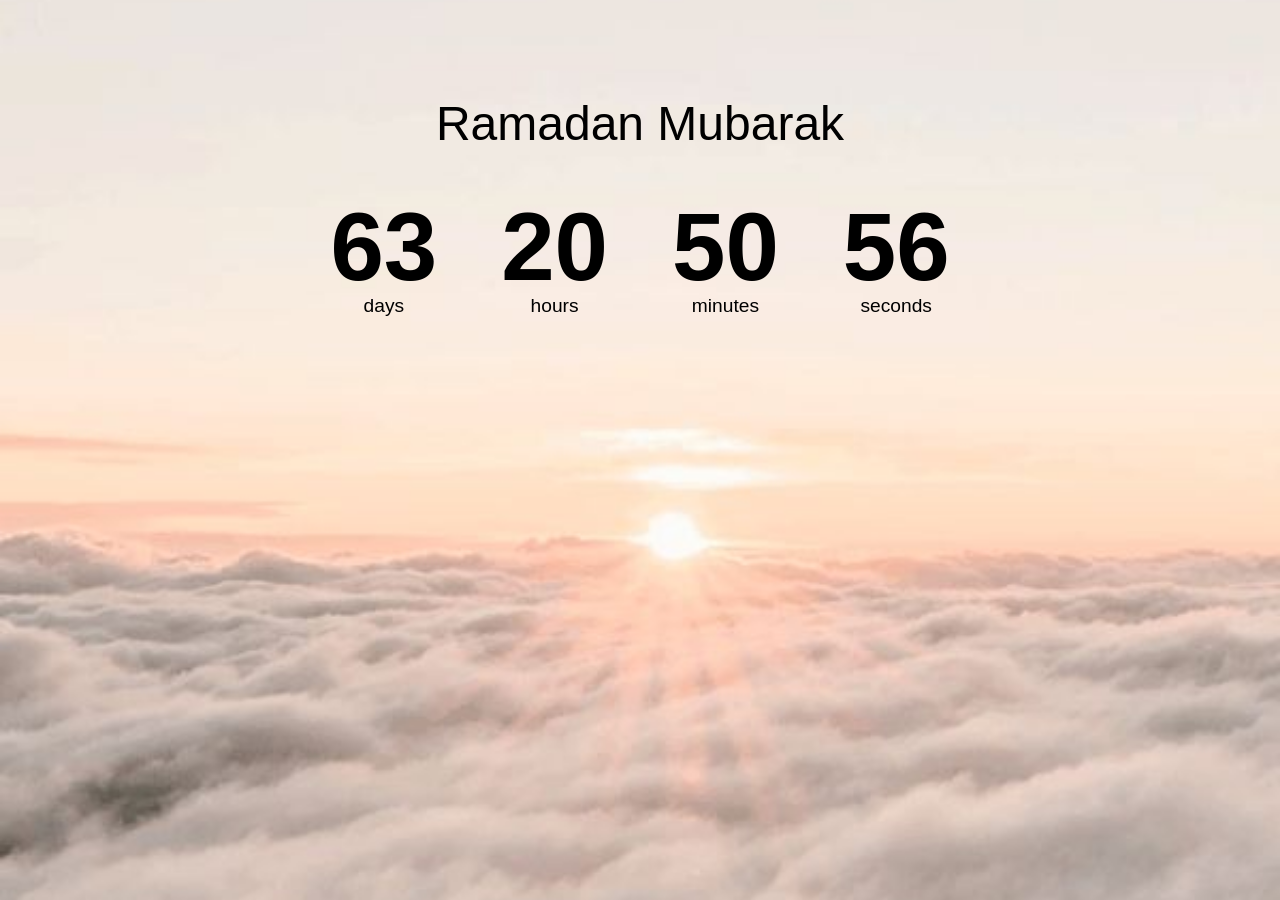
<file: Ramadan timer/index.html>
<!DOCTYPE html>
<html lang="en">
<head>
    <meta charset="UTF-8">
    <meta name="viewport" content="width=device-width, initial-scale=1.0">
    <title>Document</title>
    <link rel="stylesheet" href="style.css">
</head>
<body>
    <h1>Ramadan Mubarak</h1>
    <div class="Countdown-container">
        <div class="countdown-el days-c">
            <p class="big-text" id="days">0</p>
            <span>days</span>
        </div>
        <div class="countdown-el hours-c">
            <p class="big-text" id="hours">0</p>
            <span>hours</span>
        </div>
        <div class="countdown-el minutes-c">
            <p class="big-text" id="minutes">0</p>
            <span>minutes</span>
        </div>
        <div class="countdown-el seconds-c">
            <p class="big-text" id="seconds">0</p>
            <span>seconds</span>
        </div>
    </div>
    <script src="index.js"></script>
</body>
</html>
</file>
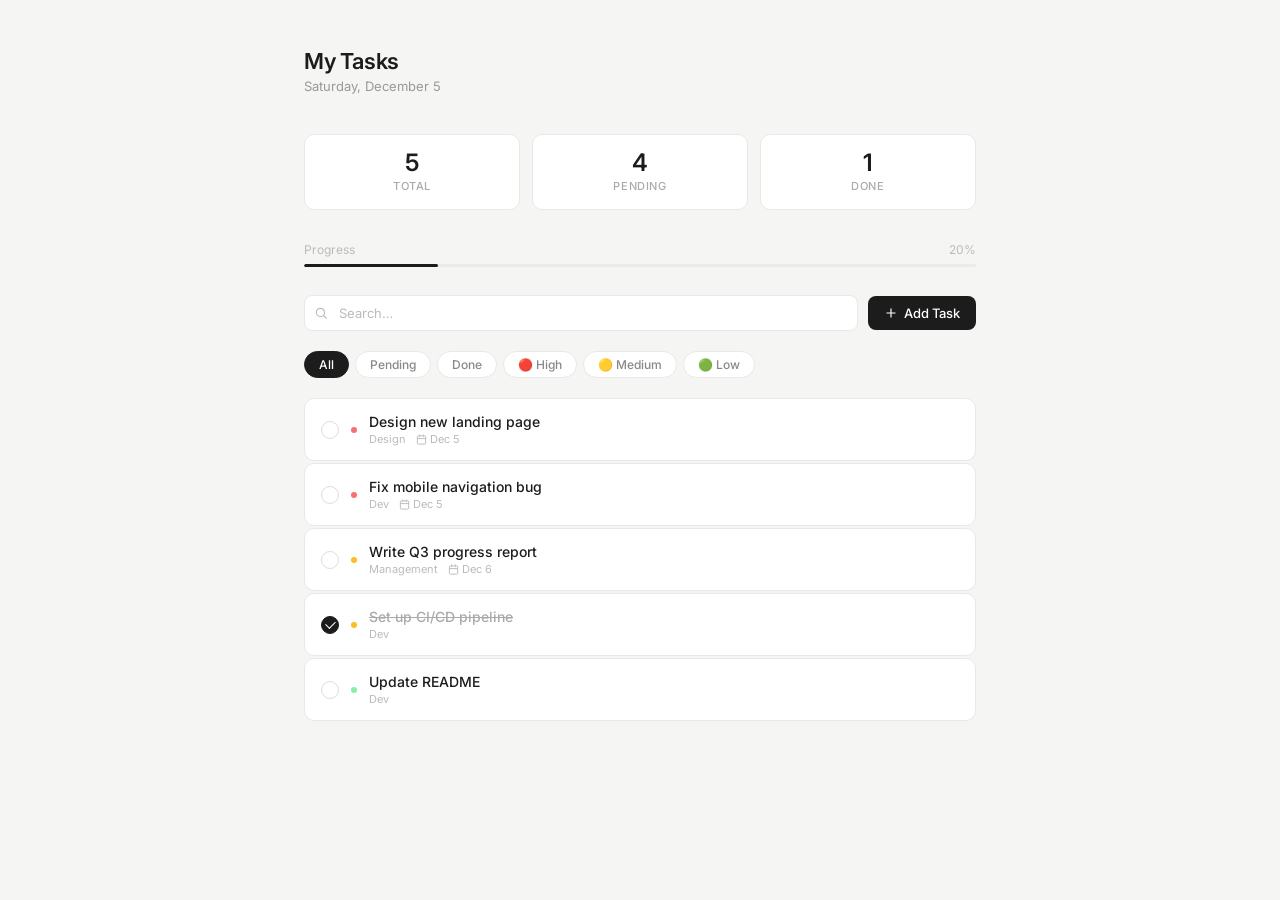
<file: TaskFlow/taskflow.html>
<!DOCTYPE html>
<html lang="en">
<head>
<meta charset="UTF-8"/>
<meta name="viewport" content="width=device-width, initial-scale=1.0"/>
<title>TaskFlow</title>
<link href="https://fonts.googleapis.com/css2?family=Inter:wght@300;400;500;600&display=swap" rel="stylesheet"/>
<style>
* { box-sizing: border-box; margin: 0; padding: 0; }

body {
  font-family: 'Inter', sans-serif;
  background: #f5f5f4;
  color: #1c1c1c;
  min-height: 100vh;
}

/* ── LAYOUT ── */
.app {
  max-width: 720px;
  margin: 0 auto;
  padding: 48px 24px 80px;
}

/* ── HEADER ── */
.header {
  margin-bottom: 40px;
}
.header h1 {
  font-size: 22px;
  font-weight: 600;
  letter-spacing: -0.01em;
  color: #1c1c1c;
  margin-bottom: 4px;
}
.header p {
  font-size: 13px;
  color: #999;
  font-weight: 400;
}

/* ── STATS ── */
.stats {
  display: flex;
  gap: 12px;
  margin-bottom: 32px;
}
.stat {
  flex: 1;
  background: #fff;
  border: 1px solid #e8e8e8;
  border-radius: 10px;
  padding: 16px;
  text-align: center;
}
.stat-num {
  font-size: 24px;
  font-weight: 600;
  color: #1c1c1c;
  line-height: 1;
  margin-bottom: 4px;
}
.stat-lbl {
  font-size: 11px;
  color: #aaa;
  text-transform: uppercase;
  letter-spacing: 0.06em;
  font-weight: 500;
}

/* ── TOOLBAR ── */
.toolbar {
  display: flex;
  gap: 10px;
  margin-bottom: 20px;
  align-items: center;
}
.search {
  flex: 1;
  position: relative;
}
.search input {
  width: 100%;
  background: #fff;
  border: 1px solid #e8e8e8;
  border-radius: 8px;
  padding: 9px 12px 9px 34px;
  font-family: inherit;
  font-size: 13px;
  color: #1c1c1c;
  outline: none;
  transition: border-color 0.15s;
}
.search input::placeholder { color: #bbb; }
.search input:focus { border-color: #c0c0c0; }
.search svg {
  position: absolute;
  left: 10px; top: 50%;
  transform: translateY(-50%);
  width: 14px; height: 14px;
  color: #bbb; pointer-events: none;
}
.btn-new {
  background: #1c1c1c;
  color: #fff;
  border: none;
  border-radius: 8px;
  padding: 9px 16px;
  font-family: inherit;
  font-size: 13px;
  font-weight: 500;
  cursor: pointer;
  display: flex;
  align-items: center;
  gap: 6px;
  transition: background 0.15s;
  white-space: nowrap;
}
.btn-new svg { width: 14px; height: 14px; }
.btn-new:hover { background: #333; }

/* ── FILTERS ── */
.filters {
  display: flex;
  gap: 6px;
  margin-bottom: 20px;
  flex-wrap: wrap;
}
.filter-btn {
  background: #fff;
  border: 1px solid #e8e8e8;
  border-radius: 20px;
  padding: 5px 14px;
  font-family: inherit;
  font-size: 12px;
  font-weight: 500;
  color: #888;
  cursor: pointer;
  transition: all 0.15s;
}
.filter-btn:hover { border-color: #ccc; color: #555; }
.filter-btn.active {
  background: #1c1c1c;
  border-color: #1c1c1c;
  color: #fff;
}

/* ── PROGRESS ── */
.progress-wrap {
  margin-bottom: 28px;
}
.progress-info {
  display: flex;
  justify-content: space-between;
  font-size: 12px;
  color: #bbb;
  margin-bottom: 7px;
}
.progress-bar {
  height: 3px;
  background: #ebebeb;
  border-radius: 2px;
  overflow: hidden;
}
.progress-fill {
  height: 100%;
  background: #1c1c1c;
  border-radius: 2px;
  width: 0%;
  transition: width 0.4s ease;
}

/* ── TASK LIST ── */
.task-list { display: flex; flex-direction: column; gap: 2px; }

.task-card {
  background: #fff;
  border: 1px solid #e8e8e8;
  border-radius: 10px;
  padding: 14px 16px;
  display: flex;
  align-items: center;
  gap: 12px;
  transition: border-color 0.15s;
  animation: fadeIn 0.2s ease both;
  cursor: default;
}
.task-card:hover { border-color: #d5d5d5; }
.task-card.done { opacity: 0.45; }
.task-card.done .task-title { text-decoration: line-through; color: #aaa; }

@keyframes fadeIn {
  from { opacity: 0; transform: translateY(6px); }
  to   { opacity: 1; transform: translateY(0); }
}

/* Checkbox */
.check {
  width: 18px; height: 18px;
  border: 1.5px solid #ddd;
  border-radius: 50%;
  cursor: pointer;
  flex-shrink: 0;
  display: flex; align-items: center; justify-content: center;
  transition: all 0.15s;
}
.check:hover { border-color: #aaa; }
.check.checked {
  background: #1c1c1c;
  border-color: #1c1c1c;
}
.check.checked::after {
  content: '';
  width: 8px; height: 5px;
  border-left: 1.5px solid #fff;
  border-bottom: 1.5px solid #fff;
  transform: rotate(-45deg) translate(1px, -1px);
  display: block;
}

/* Priority dot */
.pdot {
  width: 6px; height: 6px;
  border-radius: 50%;
  flex-shrink: 0;
}
.pdot-high   { background: #f87171; }
.pdot-medium { background: #fbbf24; }
.pdot-low    { background: #86efac; }

/* Content */
.task-body { flex: 1; min-width: 0; }
.task-title {
  font-size: 14px;
  font-weight: 500;
  color: #1c1c1c;
  white-space: nowrap;
  overflow: hidden;
  text-overflow: ellipsis;
  margin-bottom: 2px;
}
.task-meta {
  display: flex;
  align-items: center;
  gap: 10px;
  flex-wrap: wrap;
}
.task-cat {
  font-size: 11px;
  color: #bbb;
  font-weight: 400;
}
.task-due {
  font-size: 11px;
  color: #bbb;
  display: flex; align-items: center; gap: 3px;
}
.task-due.overdue { color: #f87171; }
.task-due svg { width: 11px; height: 11px; }

/* Actions */
.task-actions {
  display: flex; gap: 4px;
  opacity: 0; transition: opacity 0.15s;
}
.task-card:hover .task-actions { opacity: 1; }
.act-btn {
  width: 28px; height: 28px;
  border: none; background: transparent;
  border-radius: 6px; cursor: pointer;
  display: flex; align-items: center; justify-content: center;
  color: #ccc; transition: all 0.15s;
}
.act-btn svg { width: 13px; height: 13px; }
.act-btn:hover { background: #f5f5f4; color: #888; }
.act-btn.del:hover { color: #f87171; }

/* ── EMPTY ── */
.empty {
  text-align: center;
  padding: 60px 20px;
  color: #ccc;
}
.empty p { font-size: 14px; margin-bottom: 4px; color: #bbb; }
.empty span { font-size: 12px; color: #ccc; }

/* ── MODAL ── */
.overlay {
  position: fixed; inset: 0;
  background: rgba(0,0,0,0.3);
  backdrop-filter: blur(4px);
  display: flex; align-items: center; justify-content: center;
  z-index: 100;
  opacity: 0; pointer-events: none;
  transition: opacity 0.2s;
  padding: 20px;
}
.overlay.open { opacity: 1; pointer-events: all; }

.modal {
  background: #fff;
  border-radius: 14px;
  width: 100%; max-width: 440px;
  box-shadow: 0 8px 40px rgba(0,0,0,0.12);
  transform: translateY(12px);
  transition: transform 0.2s ease;
  overflow: hidden;
}
.overlay.open .modal { transform: none; }

.modal-head {
  display: flex; align-items: center; justify-content: space-between;
  padding: 20px 22px 18px;
  border-bottom: 1px solid #f0f0f0;
}
.modal-head h2 {
  font-size: 16px; font-weight: 600; color: #1c1c1c;
}
.modal-x {
  width: 28px; height: 28px;
  background: #f5f5f4; border: none; border-radius: 6px;
  cursor: pointer; color: #aaa;
  display: flex; align-items: center; justify-content: center;
  transition: all 0.15s;
}
.modal-x:hover { background: #eee; color: #666; }
.modal-x svg { width: 14px; height: 14px; }

.modal-body { padding: 20px 22px; display: flex; flex-direction: column; gap: 16px; }

.field { display: flex; flex-direction: column; gap: 6px; }
.field-row { display: grid; grid-template-columns: 1fr 1fr; gap: 12px; }
.field label {
  font-size: 11px; font-weight: 600;
  text-transform: uppercase; letter-spacing: 0.06em;
  color: #bbb;
}
.field input,
.field textarea,
.field select {
  background: #fafafa;
  border: 1px solid #ebebeb;
  border-radius: 8px;
  padding: 9px 12px;
  font-family: inherit; font-size: 13px; color: #1c1c1c;
  outline: none; resize: none;
  transition: border-color 0.15s;
}
.field input::placeholder,
.field textarea::placeholder { color: #ccc; }
.field input:focus,
.field textarea:focus,
.field select:focus { border-color: #c0c0c0; background: #fff; }
.field input[type="date"] { color-scheme: light; }

.modal-foot {
  display: flex; justify-content: flex-end; gap: 8px;
  padding: 16px 22px 20px;
  border-top: 1px solid #f0f0f0;
}
.btn-cancel {
  padding: 9px 18px;
  background: #f5f5f4; border: none;
  border-radius: 8px; font-family: inherit;
  font-size: 13px; color: #888; cursor: pointer;
  transition: background 0.15s;
}
.btn-cancel:hover { background: #eee; }
.btn-save {
  padding: 9px 18px;
  background: #1c1c1c; border: none;
  border-radius: 8px; font-family: inherit;
  font-size: 13px; font-weight: 500;
  color: #fff; cursor: pointer;
  transition: background 0.15s;
}
.btn-save:hover { background: #333; }

/* ── TOAST ── */
.toast {
  position: fixed; bottom: 28px; left: 50%; transform: translateX(-50%) translateY(16px);
  background: #1c1c1c; color: #fff;
  font-size: 13px; padding: 10px 18px;
  border-radius: 20px;
  opacity: 0; pointer-events: none;
  transition: opacity 0.25s, transform 0.25s;
  z-index: 999; white-space: nowrap;
}
.toast.show { opacity: 1; transform: translateX(-50%) translateY(0); }

@media (max-width: 500px) {
  .stats { gap: 8px; }
  .stat { padding: 12px 8px; }
  .stat-num { font-size: 20px; }
  .field-row { grid-template-columns: 1fr; }
}
</style>
</head>
<body>

<div class="app">

  <div class="header">
    <h1>My Tasks</h1>
    <p id="date-str">Today</p>
  </div>

  <div class="stats">
    <div class="stat"><div class="stat-num" id="s-total">0</div><div class="stat-lbl">Total</div></div>
    <div class="stat"><div class="stat-num" id="s-pending">0</div><div class="stat-lbl">Pending</div></div>
    <div class="stat"><div class="stat-num" id="s-done">0</div><div class="stat-lbl">Done</div></div>
  </div>

  <div class="progress-wrap">
    <div class="progress-info">
      <span>Progress</span>
      <span id="pct-label">0%</span>
    </div>
    <div class="progress-bar"><div class="progress-fill" id="prog-fill"></div></div>
  </div>

  <div class="toolbar">
    <div class="search">
      <svg viewBox="0 0 24 24" fill="none"><circle cx="11" cy="11" r="7" stroke="currentColor" stroke-width="2"/><path d="M21 21l-4.35-4.35" stroke="currentColor" stroke-width="2" stroke-linecap="round"/></svg>
      <input type="text" id="search" placeholder="Search…"/>
    </div>
    <button class="btn-new" id="btn-new">
      <svg viewBox="0 0 24 24" fill="none"><path d="M12 5v14M5 12h14" stroke="currentColor" stroke-width="2" stroke-linecap="round"/></svg>
      Add Task
    </button>
  </div>

  <div class="filters">
    <button class="filter-btn active" data-f="all">All</button>
    <button class="filter-btn" data-f="pending">Pending</button>
    <button class="filter-btn" data-f="completed">Done</button>
    <button class="filter-btn" data-f="high">🔴 High</button>
    <button class="filter-btn" data-f="medium">🟡 Medium</button>
    <button class="filter-btn" data-f="low">🟢 Low</button>
  </div>

  <div class="task-list" id="task-list"></div>

  <div class="empty" id="empty" style="display:none">
    <p>No tasks found</p>
    <span>Add something to get started</span>
  </div>

</div>

<!-- MODAL -->
<div class="overlay" id="overlay">
  <div class="modal">
    <div class="modal-head">
      <h2 id="modal-ttl">New Task</h2>
      <button class="modal-x" id="modal-x"><svg viewBox="0 0 24 24" fill="none"><path d="M18 6L6 18M6 6l12 12" stroke="currentColor" stroke-width="2" stroke-linecap="round"/></svg></button>
    </div>
    <div class="modal-body">
      <div class="field"><label>Title *</label><input id="f-title" type="text" placeholder="What needs to be done?"/></div>
      <div class="field"><label>Description</label><textarea id="f-desc" rows="2" placeholder="Optional details…"></textarea></div>
      <div class="field-row">
        <div class="field"><label>Priority</label>
          <select id="f-priority">
            <option value="low">Low</option>
            <option value="medium" selected>Medium</option>
            <option value="high">High</option>
          </select>
        </div>
        <div class="field"><label>Due Date</label><input id="f-due" type="date"/></div>
      </div>
      <div class="field"><label>Category</label><input id="f-cat" type="text" placeholder="e.g. Work, Personal…"/></div>
    </div>
    <div class="modal-foot">
      <button class="btn-cancel" id="btn-cancel">Cancel</button>
      <button class="btn-save" id="btn-save">Save</button>
    </div>
  </div>
</div>

<div class="toast" id="toast"></div>

<script>
'use strict';
let tasks=[], editId=null, filter='all', search='';

// date header
const d=new Date();
document.getElementById('date-str').textContent=d.toLocaleDateString('en-US',{weekday:'long',month:'long',day:'numeric'});

function uid(){return Date.now().toString(36)+Math.random().toString(36).slice(2,6)}
function today(){return new Date().toISOString().split('T')[0]}
function fmt(d){if(!d)return'';const[,m,day]=d.split('-');return['Jan','Feb','Mar','Apr','May','Jun','Jul','Aug','Sep','Oct','Nov','Dec'][+m-1]+' '+(+day)}
function esc(s){return String(s).replace(/&/g,'&amp;').replace(/</g,'&lt;').replace(/>/g,'&gt;')}
function save(){localStorage.setItem('tf2_tasks',JSON.stringify(tasks))}
function load(){try{const s=localStorage.getItem('tf2_tasks');tasks=s?JSON.parse(s):[]}catch{tasks=[]}}

function toast(msg){
  const t=document.getElementById('toast');
  t.textContent=msg; t.classList.add('show');
  setTimeout(()=>t.classList.remove('show'),2200);
}

function render(){
  let list=[...tasks];
  if(filter==='pending')list=list.filter(t=>!t.done);
  else if(filter==='completed')list=list.filter(t=>t.done);
  else if(['high','medium','low'].includes(filter))list=list.filter(t=>t.priority===filter);
  if(search.trim()){const q=search.toLowerCase();list=list.filter(t=>t.title.toLowerCase().includes(q)||(t.desc||'').toLowerCase().includes(q)||(t.category||'').toLowerCase().includes(q))}

  const tl=document.getElementById('task-list'),em=document.getElementById('empty');
  tl.innerHTML='';
  em.style.display=list.length===0?'block':'none';

  list.forEach((t,i)=>{
    const c=document.createElement('div');
    c.className='task-card'+(t.done?' done':'');
    c.style.animationDelay=`${i*0.03}s`;
    const ov=t.due&&t.due<today()&&!t.done;
    c.innerHTML=`
      <div class="check ${t.done?'checked':''}" data-id="${t.id}"></div>
      <span class="pdot pdot-${t.priority}"></span>
      <div class="task-body">
        <div class="task-title">${esc(t.title)}</div>
        <div class="task-meta">
          ${t.category?`<span class="task-cat">${esc(t.category)}</span>`:''}
          ${t.due?`<span class="task-due ${ov?'overdue':''}"><svg viewBox="0 0 24 24" fill="none"><rect x="3" y="4" width="18" height="18" rx="2" stroke="currentColor" stroke-width="2"/><path d="M16 2v4M8 2v4M3 10h18" stroke="currentColor" stroke-width="2" stroke-linecap="round"/></svg>${ov?'Overdue · ':''}${fmt(t.due)}</span>`:''}
        </div>
      </div>
      <div class="task-actions">
        <button class="act-btn edit-btn" data-id="${t.id}"><svg viewBox="0 0 24 24" fill="none"><path d="M11 4H4a2 2 0 00-2 2v14a2 2 0 002 2h14a2 2 0 002-2v-7" stroke="currentColor" stroke-width="2" stroke-linecap="round"/><path d="M18.5 2.5a2.121 2.121 0 013 3L12 15l-4 1 1-4 9.5-9.5z" stroke="currentColor" stroke-width="2" stroke-linecap="round"/></svg></button>
        <button class="act-btn del del-btn" data-id="${t.id}"><svg viewBox="0 0 24 24" fill="none"><path d="M3 6h18M8 6V4h8v2M19 6l-1 14a2 2 0 01-2 2H8a2 2 0 01-2-2L5 6" stroke="currentColor" stroke-width="2" stroke-linecap="round"/></svg></button>
      </div>`;
    tl.appendChild(c);
  });

  document.getElementById('s-total').textContent=tasks.length;
  document.getElementById('s-pending').textContent=tasks.filter(t=>!t.done).length;
  document.getElementById('s-done').textContent=tasks.filter(t=>t.done).length;
  const pct=tasks.length?Math.round(tasks.filter(t=>t.done).length/tasks.length*100):0;
  document.getElementById('prog-fill').style.width=pct+'%';
  document.getElementById('pct-label').textContent=pct+'%';
}

// events
document.getElementById('task-list').addEventListener('click',e=>{
  const ch=e.target.closest('.check'),ed=e.target.closest('.edit-btn'),dl=e.target.closest('.del-btn');
  if(ch){const t=tasks.find(t=>t.id===ch.dataset.id);if(t){t.done=!t.done;save();render();toast(t.done?'Marked complete ✓':'Marked incomplete')}}
  if(ed)openModal(tasks.find(t=>t.id===ed.dataset.id));
  if(dl){tasks=tasks.filter(t=>t.id!==dl.dataset.id);save();render();toast('Task deleted')}
});

document.querySelectorAll('.filter-btn').forEach(b=>{
  b.addEventListener('click',()=>{
    document.querySelectorAll('.filter-btn').forEach(x=>x.classList.remove('active'));
    b.classList.add('active'); filter=b.dataset.f; render();
  });
});

document.getElementById('search').addEventListener('input',e=>{search=e.target.value;render()});

function openModal(task=null){
  editId=task?task.id:null;
  document.getElementById('modal-ttl').textContent=task?'Edit Task':'New Task';
  document.getElementById('btn-save').textContent=task?'Update':'Save';
  document.getElementById('f-title').value=task?task.title:'';
  document.getElementById('f-desc').value=task?task.desc:'';
  document.getElementById('f-priority').value=task?task.priority:'medium';
  document.getElementById('f-due').value=task?task.due:'';
  document.getElementById('f-cat').value=task?task.category:'';
  document.getElementById('overlay').classList.add('open');
  setTimeout(()=>document.getElementById('f-title').focus(),80);
}
function closeModal(){document.getElementById('overlay').classList.remove('open');editId=null}

function saveTask(){
  const title=document.getElementById('f-title').value.trim();
  if(!title){document.getElementById('f-title').style.borderColor='#f87171';document.getElementById('f-title').focus();return}
  document.getElementById('f-title').style.borderColor='';
  const data={title,desc:document.getElementById('f-desc').value.trim(),priority:document.getElementById('f-priority').value,due:document.getElementById('f-due').value,category:document.getElementById('f-cat').value.trim()};
  if(editId){const i=tasks.findIndex(t=>t.id===editId);if(i>-1){tasks[i]={...tasks[i],...data};toast('Task updated ✓')}}
  else{tasks.unshift({id:uid(),...data,done:false,created:Date.now()});toast('Task added ✓')}
  save();render();closeModal();
}

document.getElementById('btn-new').addEventListener('click',()=>openModal());
document.getElementById('btn-cancel').addEventListener('click',closeModal);
document.getElementById('modal-x').addEventListener('click',closeModal);
document.getElementById('btn-save').addEventListener('click',saveTask);
document.getElementById('overlay').addEventListener('click',e=>{if(e.target===document.getElementById('overlay'))closeModal()});
document.addEventListener('keydown',e=>{
  if(e.key==='Escape')closeModal();
  if((e.ctrlKey||e.metaKey)&&e.key==='Enter'&&document.getElementById('overlay').classList.contains('open'))saveTask();
});

// init
load();
if(!tasks.length){
  const t=today(),tmr=new Date();tmr.setDate(tmr.getDate()+1);
  tasks=[
    {id:uid(),title:'Design new landing page',desc:'Wireframes and mockups for the redesign.',priority:'high',due:t,category:'Design',done:false,created:Date.now()-5e3},
    {id:uid(),title:'Fix mobile navigation bug',desc:'',priority:'high',due:t,category:'Dev',done:false,created:Date.now()-4e3},
    {id:uid(),title:'Write Q3 progress report',desc:'',priority:'medium',due:tmr.toISOString().split('T')[0],category:'Management',done:false,created:Date.now()-3e3},
    {id:uid(),title:'Set up CI/CD pipeline',desc:'',priority:'medium',due:'',category:'Dev',done:true,created:Date.now()-2e3},
    {id:uid(),title:'Update README',desc:'',priority:'low',due:'',category:'Dev',done:false,created:Date.now()-1e3},
  ];save();
}
render();
</script>
</body>
</html>
</file>
<file: Ramadan timer/style.css>
*{
    box-sizing: border-box;
    margin: 0;
    padding: 0;
}

body{
    background-image: url(73ccbd4d7db12b93fbde93427bb5a36a.jpg);
    background-repeat: no-repeat;
    background-size: cover;
    min-height: 100vh;
    background-position: center;
    font-family: Verdana, Geneva, Tahoma, sans-serif;
    margin: 0;
    display: flex;
    flex-direction: column;
    /* justify-content: center; */
    align-items: center;
}

h1{
    font-weight: normal;
    font-size: 3rem;
    margin-top: 6rem;
    margin-bottom: 3rem;
}

.Countdown-container{
    display: flex;
}

.big-text{
    font-weight: bold;
    font-size: 6rem;
    line-height: 1;
    margin: 0 2rem;
}

.countdown-el{
    text-align: center;
}

.countdown-el span{
    font-size: 1.2rem;
}
</file>
